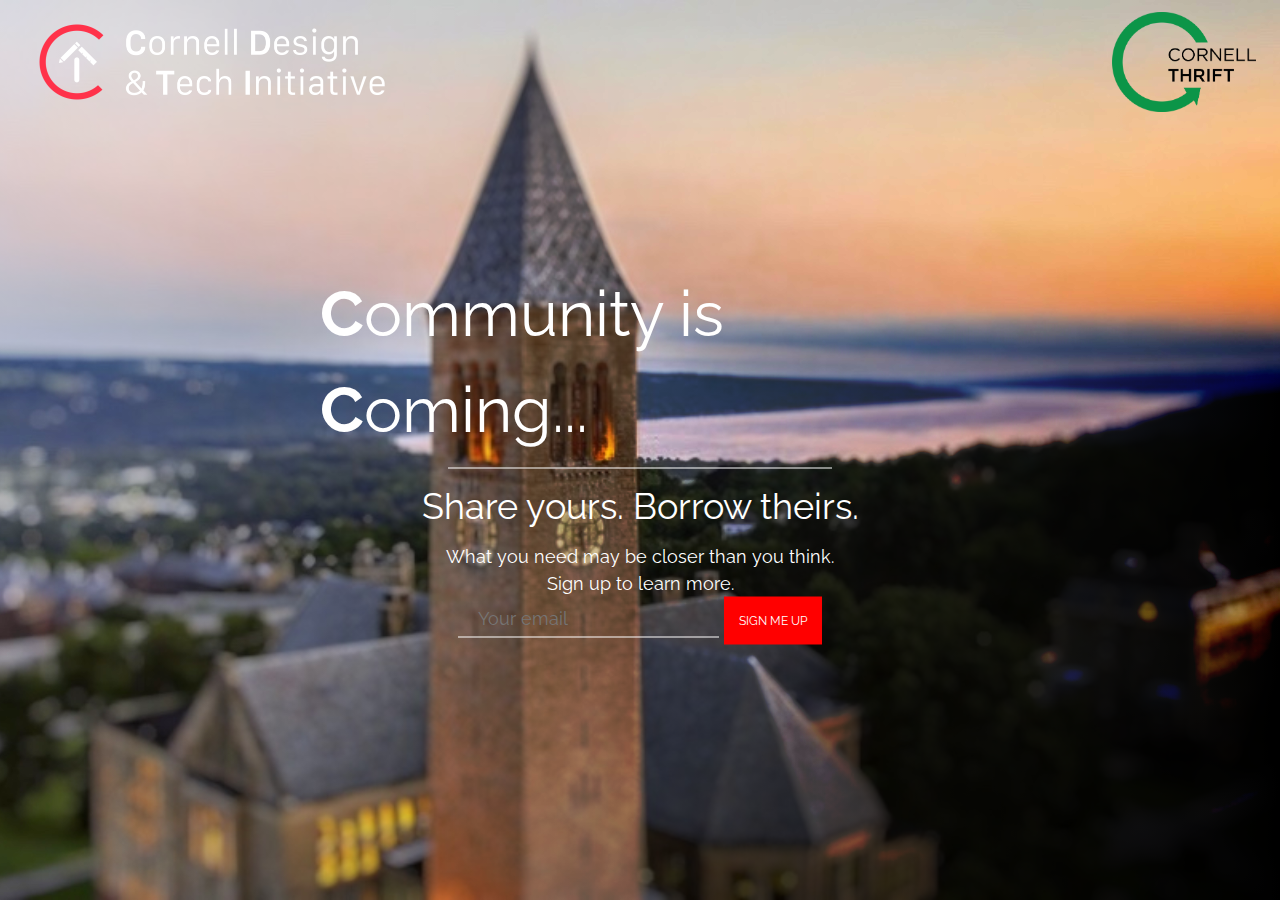
<file: index.html>
<!DOCTYPE html>
<html lang="en">
<head>
    <!-- Global site tag (gtag.js) - Google Analytics -->
<script async src="https://www.googletagmanager.com/gtag/js?id=UA-109841117-1"></script>
<script>
  window.dataLayer = window.dataLayer || [];
  function gtag(){dataLayer.push(arguments);}
  gtag('js', new Date());

 gtag('config', 'UA-109841117-1');
</script>
    
<title>DTI Presents: Operation PBJOINTLY</title>
<meta charset="UTF-8">
<meta name="viewport" content="width=device-width, init
ial-scale=1">
<link rel="stylesheet" href="https://www.w3schools.com/w3css/4/w3.css">
<link rel="stylesheet" href="https://fonts.googleapis.com/css?family=Raleway">
<link rel="stylesheet" href = "stylesheet.css">
<style>
body,h1 {font-family: "Raleway", sans-serif}
body, html {height: 100%}
.bgimg {
    background-image:linear-gradient(to left, black 0%,white 150%), url('images/IMG_0714.JPG');
    background-blend-mode: overlay;
    min-height: 100%;
    background-position: center;
    background-size: cover;
}
</style>
    </head>
<body>

<div class="bgimg w3-display-container w3-animate-opacity w3-text-white">
  <div class="w3-display-topleft w3-padding-large w3-xlarge">
    <img  style = "height: 100px;" src='images/cornelldti.png' alt='Design and Tech Initiative'>
  </div>
  <div class="w3-display-topright w3-padding-large w3-xlarge">
    <img style ="height:100px;" src="images/CornellThriftLogoTransparent.png " alt="Cornell Thrift">
  </div>
  <div class="w3-display-middle">
    <h1 class="w3-jumbo w3-animate-top"><b>C</b>ommunity is <b>C</b>oming...</h1>
    <hr class="w3-border-white" style="margin:auto;width:60%">
        <h1 class ="w3-center">Share yours. Borrow theirs. <br></h1>
    <form form class ="w3-large w3-center" method="POST" action="http://formspree.io/pbjointlysignups@gmail.com">
        What you need may be closer than you think. <br>
        Sign up to learn more. <br>
    <input type="email" name="email" placeholder="Your email">
    <button type="submit"id= "submitButton">SIGN ME UP</button>
    </form>
    
      <!-- coming soon
    <script type="text/javascript">
    document.getElementById("submitButton").onclick = function () {
        window.location("thank-you.html");
    };
    </script>
        !-->
  </div>
</div>

</body>
</html>
</file>
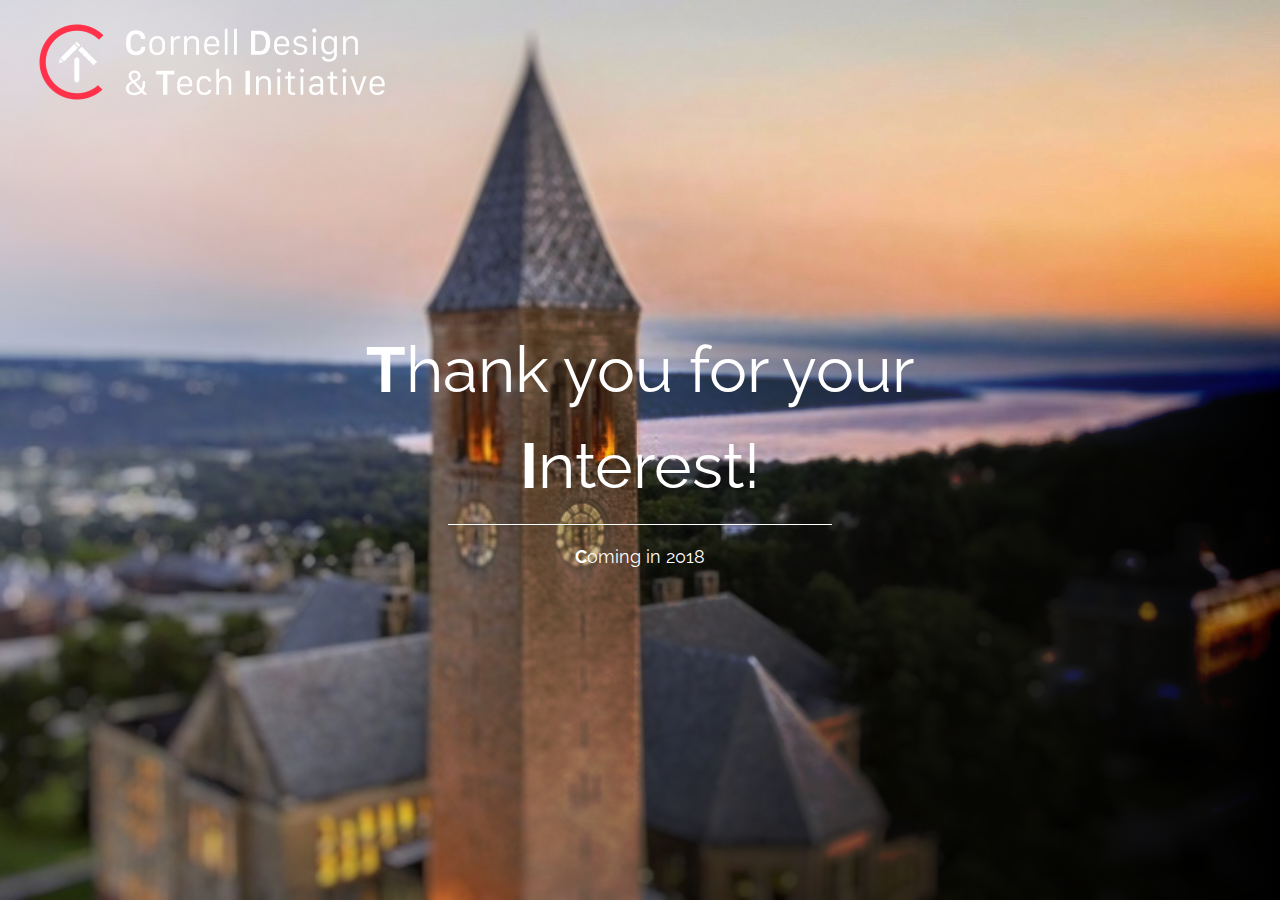
<file: thank-you.html>
<!DOCTYPE html>
<html>
<title>DTI Presents: Operation PBJOINTLY</title>
<meta charset="UTF-8">
<meta name="viewport" content="width=device-width, initial-scale=1">
<link rel="stylesheet" href="https://www.w3schools.com/w3css/4/w3.css">
<link rel="stylesheet" href="https://fonts.googleapis.com/css?family=Raleway">
<link rel="stylesheet" href = "stylesheet.css">
<style>
body,h1 {font-family: "Raleway", sans-serif}
body, html {height: 100%}
.bgimg {
    background-image:linear-gradient(to left, black 0%,white 150%), url('images/IMG_0714.JPG');
    background-blend-mode: overlay;
    min-height: 100%;
    background-position: center;
    background-size: cover;
}
</style>
<body>

<div class="bgimg w3-display-container w3-animate-opacity w3-text-white">
  <div class="w3-display-topleft w3-padding-large w3-xlarge">
    <img  style = "height: 100px;" src='images/cornelldti.png' alt='Design and Tech Initiative'>
  </div>
  <div class="w3-display-middle">
    <h1 class="w3-jumbo w3-animate-top w3-center"><b>T</b>hank you for your <b>I</b>nterest!</h1>
    <hr class="w3-border-white" style="margin:auto;width:60%">
    <p class="w3-large w3-center"><b>C</b>oming in 2018</p>
    
  </div>
</div>

</body>
</html>
</file>
<file: stylesheet.css>
input[type=email] {
    background-color: transparent;
    border: none;
    border-bottom: 1px solid white;
    color:white;
    font-weight:normal;
    float: inherit;
    padding:5px 3%;
    -webkit-transition-duration: 0.4s;
    transition-duration:0.4s;
    
}
/*on hover of email form, it becomes white*/
input[type=email]:hover{
    background-color: white;
    color: gray;
    border: none;
    border-bottom: 1px solid red;
}

input[type=email]:focus{
    border: none;
    background-color: white;
    color: red;
}

/*Sign-up button*/
#submitButton {
    border: none;
    color: white;
    background: red;
    font-size: 12px;
    padding: 15px 15px;
    float: inherit;
    cursor: pointer;
    -webkit-transition-duration: 0.4s;
    transition-duration:0.4s;
}
/*on hover, becomes white*/
#submitButton:hover {
    border: none;
    background-color: white;
    color: red;
}
</file>
